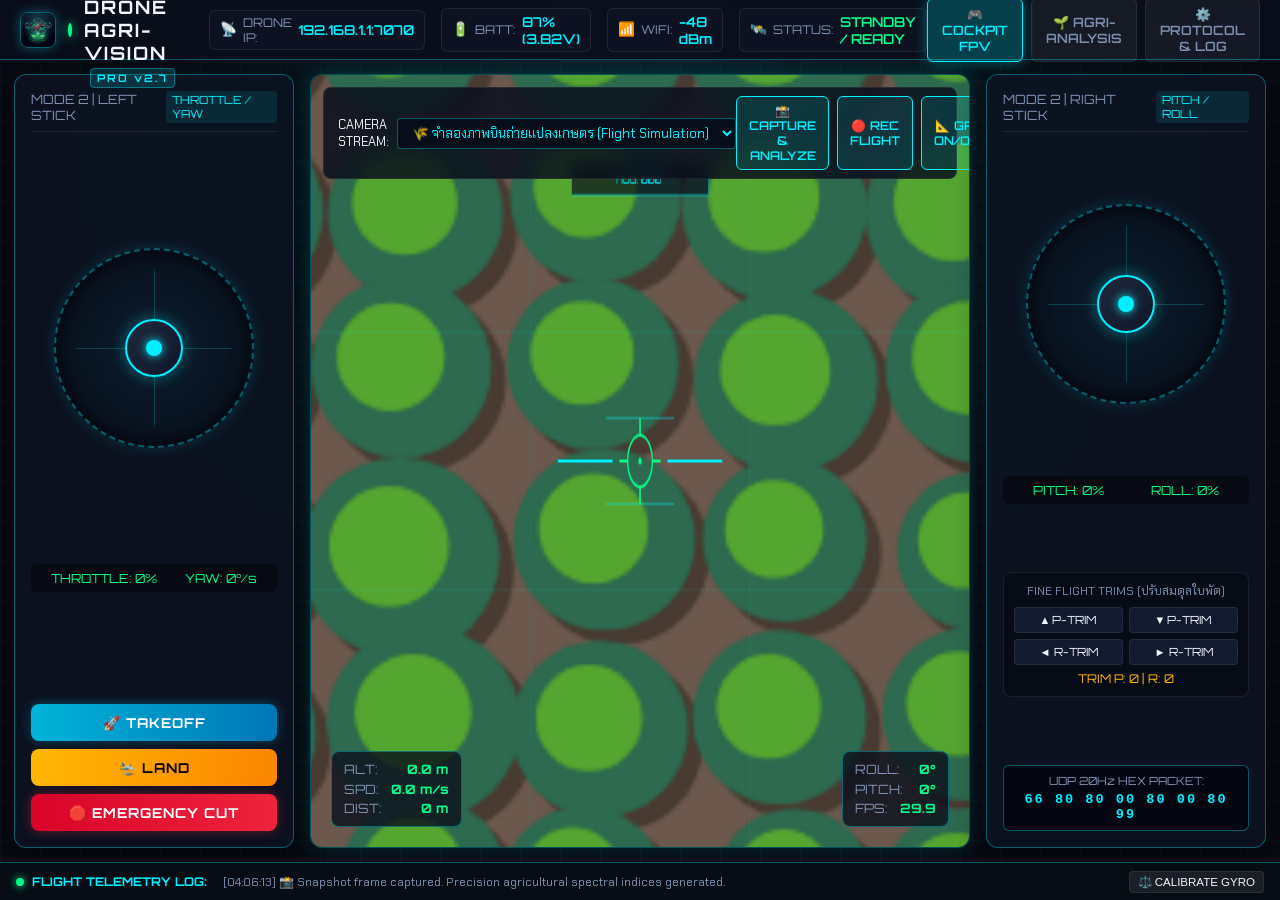
<file: index.html>
<!DOCTYPE html>
<html lang="th">
<head>
  <meta charset="UTF-8">
  <meta name="viewport" content="width=device-width, initial-scale=1.0, maximum-scale=1.0, user-scalable=no">
  <title>MAGIC Drone Agri-Vision Pro | ระบบควบคุมโดรนและวิเคราะห์ภาพถ่ายการเกษตรอัจฉริยะ</title>
  <link rel="icon" type="image/x-icon" href="favicon.ico">
  <link rel="icon" type="image/png" sizes="32x32" href="assets/icons/favicon-32x32.png">
  <link rel="apple-touch-icon" sizes="180x180" href="assets/icons/apple-touch-icon.png">
  <link rel="preconnect" href="https://fonts.googleapis.com">
  <link rel="preconnect" href="https://fonts.gstatic.com" crossorigin>
  <link href="https://fonts.googleapis.com/css2?family=Chakra+Petch:wght@300;400;600;700&family=Orbitron:wght@500;700;900&family=Sarabun:wght@300;400;600&display=swap" rel="stylesheet">
  <link rel="stylesheet" href="css/style.css">
</head>
<body>
  <div class="app-container">
    <!-- Top Navigation & Status Bar -->
    <header class="hud-header">
      <div class="brand-section">
        <img src="assets/icons/app_icon.png" alt="MAGIC Drone Logo" class="brand-logo-icon">
        <div class="drone-pulse-indicator connected" id="networkPulse"></div>
        <div class="brand-title">
          <span class="cyber-highlight">MAGIC</span> DRONE AGRI-VISION
          <span class="version-tag">PRO v2.7</span>
        </div>
      </div>

      <div class="telemetry-bar">
        <div class="telemetry-chip">
          <span class="icon">📡</span>
          <span class="label">DRONE IP:</span>
          <span class="value" id="currentDroneIp">192.168.1.1:7070</span>
        </div>
        <div class="telemetry-chip">
          <span class="icon">🔋</span>
          <span class="label">BATT:</span>
          <span class="value" id="droneBatt">87% (3.85V)</span>
        </div>
        <div class="telemetry-chip">
          <span class="icon">📶</span>
          <span class="label">WIFI:</span>
          <span class="value" id="wifiSignal">-48 dBm</span>
        </div>
        <div class="telemetry-chip">
          <span class="icon">🛰️</span>
          <span class="label">STATUS:</span>
          <span class="value flight-status" id="flightStateText">STANDBY / READY</span>
        </div>
      </div>

      <div class="mode-toggles">
        <button class="nav-tab active" id="tabCockpitBtn" onclick="switchTab('cockpit')">🎮 COCKPIT FPV</button>
        <button class="nav-tab" id="tabAnalysisBtn" onclick="switchTab('analysis')">🌱 AGRI-ANALYSIS</button>
        <button class="nav-tab" id="tabProtocolBtn" onclick="switchTab('protocol')">⚙️ PROTOCOL & LOG</button>
      </div>
    </header>

    <!-- Main Content Area -->
    <main class="hud-main">
      <!-- VIEW 1: COCKPIT & FPV HUD -->
      <section class="view-panel active" id="cockpitView">
        <div class="cockpit-grid">
          <!-- Left Flight Controls (Throttle & Yaw) -->
          <div class="control-pod pod-left">
            <div class="pod-header">
              <span>MODE 2 | LEFT STICK</span>
              <span class="badge">THROTTLE / YAW</span>
            </div>
            
            <div class="joystick-wrapper">
              <div class="joystick-boundary" id="leftJoyBound">
                <div class="joystick-crosshair"></div>
                <div class="joystick-thumb" id="leftJoyThumb">
                  <div class="thumb-glow"></div>
                </div>
              </div>
            </div>

            <div class="stick-values">
              <div>THROTTLE: <span id="valThrottle">0%</span></div>
              <div>YAW: <span id="valYaw">0°/s</span></div>
            </div>

            <div class="quick-flight-actions">
              <button class="action-btn takeoff" id="takeoffBtn" onclick="handleTakeoff()">
                🚀 TAKEOFF
              </button>
              <button class="action-btn land" id="landBtn" onclick="handleLand()">
                🛬 LAND
              </button>
              <button class="action-btn emergency" id="emergencyBtn" onclick="handleEmergencyStop()">
                🛑 EMERGENCY CUT
              </button>
            </div>
          </div>

          <!-- Center: FPV Video Stream & HUD Overlay -->
          <div class="fpv-viewport-pod">
            <div class="video-container" id="videoContainer">
              <!-- Live Video Canvas or Simulated Farm Feed -->
              <canvas id="fpvCanvas" width="960" height="540"></canvas>
              
              <!-- FPV HUD Canvas Overlay (Crosshairs, Artificial Horizon, Pitch ladder) -->
              <canvas id="hudOverlayCanvas" width="960" height="540"></canvas>

              <!-- Video Source Control Bar Overlay -->
              <div class="fpv-overlay-bar">
                <div class="stream-source-selector">
                  <label>CAMERA STREAM:</label>
                  <select id="videoSourceSelect" onchange="changeVideoSource(this.value)">
                    <option value="farm_sim">🌾 จำลองภาพบินถ่ายแปลงเกษตร (Flight Simulation)</option>
                    <option value="webcam">📷 ใช้กล้องเว็บแคม / USB Camera</option>
                    <option value="custom_url">🌐 MJPEG Stream URL (โดรนตัวจริง)</option>
                    <option value="upload">📁 อัปโหลดภาพนิ่ง/วิดีโอเพื่อทดสอบ</option>
                  </select>
                  <input type="text" id="streamUrlInput" placeholder="http://192.168.1.1:8080/?action=stream" style="display:none;">
                  <button id="streamConnectBtn" style="display:none;" onclick="connectCustomStream()">เชื่อมต่อ</button>
                  <input type="file" id="fileUploadInput" accept="image/*,video/*" style="display:none;" onchange="handleFileUpload(event)">
                </div>

                <div class="fpv-actions">
                  <button class="hud-btn" onclick="captureSnapshotForAnalysis()" title="บันทึกภาพเพื่อส่งไปวิเคราะห์ดัชนีพืช">
                    📸 CAPTURE & ANALYZE
                  </button>
                  <button class="hud-btn" id="recordBtn" onclick="toggleRecording()">
                    🔴 REC FLIGHT
                  </button>
                  <button class="hud-btn" onclick="toggleHudGrid()">
                    📐 GRID ON/OFF
                  </button>
                </div>
              </div>

              <!-- Artificial Horizon / Pitch Info Overlay -->
              <div class="flight-data-overlay left">
                <div class="data-row"><span>ALT:</span> <b id="hudAlt">12.4 m</b></div>
                <div class="data-row"><span>SPD:</span> <b id="hudSpeed">3.2 m/s</b></div>
                <div class="data-row"><span>DIST:</span> <b id="hudDist">48 m</b></div>
              </div>

              <div class="flight-data-overlay right">
                <div class="data-row"><span>ROLL:</span> <b id="hudRoll">0.0°</b></div>
                <div class="data-row"><span>PITCH:</span> <b id="hudPitch">0.0°</b></div>
                <div class="data-row"><span>FPS:</span> <b id="hudFps">30.0</b></div>
              </div>
            </div>
          </div>

          <!-- Right Flight Controls (Pitch & Roll) -->
          <div class="control-pod pod-right">
            <div class="pod-header">
              <span>MODE 2 | RIGHT STICK</span>
              <span class="badge">PITCH / ROLL</span>
            </div>

            <div class="joystick-wrapper">
              <div class="joystick-boundary" id="rightJoyBound">
                <div class="joystick-crosshair"></div>
                <div class="joystick-thumb" id="rightJoyThumb">
                  <div class="thumb-glow"></div>
                </div>
              </div>
            </div>

            <div class="stick-values">
              <div>PITCH: <span id="valPitch">0%</span></div>
              <div>ROLL: <span id="valRoll">0%</span></div>
            </div>

            <div class="trim-controls">
              <div class="trim-title">FINE FLIGHT TRIMS (ปรับสมดุลใบพัด)</div>
              <div class="trim-grid">
                <button onclick="adjustTrim('pitch', 1)">▲ P-TRIM</button>
                <button onclick="adjustTrim('pitch', -1)">▼ P-TRIM</button>
                <button onclick="adjustTrim('roll', -1)">◄ R-TRIM</button>
                <button onclick="adjustTrim('roll', 1)">► R-TRIM</button>
              </div>
              <div class="trim-status">TRIM P: <span id="trimP">0</span> | R: <span id="trimR">0</span></div>
            </div>

            <div class="drone-packet-box">
              <div class="packet-title">UDP 20Hz HEX PACKET:</div>
              <div class="packet-hex" id="liveHexPacket">66 80 80 80 80 00 20 99</div>
            </div>
          </div>
        </div>
      </section>

      <!-- VIEW 2: PRECISION AGRICULTURE IMAGE ANALYSIS STUDIO -->
      <section class="view-panel" id="analysisView">
        <div class="analysis-layout">
          <!-- Left: Image Viewer & Layer Toggle -->
          <div class="analysis-canvas-card">
            <div class="card-header">
              <div class="card-title">
                <span>🛰️ MULTI-SPECTRAL VEGETATION SCANNER</span>
                <span class="sub" id="scanTimestamp">LIVE FEED CAPTURE</span>
              </div>
              <div class="analysis-tabs">
                <button class="filter-tab active" onclick="setAnalysisFilter('rgb')">RGB ธรรมชาติ</button>
                <button class="filter-tab" onclick="setAnalysisFilter('vari')">VARI Index (ดัชนีเขียว)</button>
                <button class="filter-tab" onclick="setAnalysisFilter('gli')">GLI (Green Leaf Index)</button>
                <button class="filter-tab" onclick="setAnalysisFilter('exg')">ExG (Excess Green)</button>
                <button class="filter-tab" onclick="setAnalysisFilter('ndvi_vis')">NDVI Visible Heatmap</button>
                <button class="filter-tab" onclick="setAnalysisFilter('canopy_mask')">Mask ทรงพุ่มพืช</button>
              </div>
            </div>

            <div class="analysis-viewport-box">
              <canvas id="analysisCanvas" width="800" height="500"></canvas>
              
              <!-- Colorbar Legend -->
              <div class="spectral-legend" id="spectralLegend">
                <span class="label-low">-1.0 (ดิน/แห้งแล้ง)</span>
                <div class="legend-gradient"></div>
                <span class="label-high">+1.0 (สมบูรณ์สูง/ใบเขียวจัด)</span>
              </div>
            </div>

            <div class="analysis-toolbar">
              <div class="param-slider-group">
                <label>Threshold ความเขียวพืช (Canopy Sensitivity): <b id="lblThreshold">0.12</b></label>
                <input type="range" id="sensitivitySlider" min="0.01" max="0.5" step="0.01" value="0.12" oninput="updateSensitivity(this.value)">
              </div>
              <div class="export-btns">
                <button class="tool-btn" onclick="exportAnalysisReport()">📄 ส่งออกรายงาน PDF / สรุปผล</button>
                <button class="tool-btn" onclick="exportAnalysisImage()">💾 บันทึกภาพ Heatmap</button>
                <button class="tool-btn" onclick="exportCsvData()">📊 ดาวน์โหลดข้อมูล CSV</button>
              </div>
            </div>
          </div>

          <!-- Right: Precision Agri Analytics & Health Scorecard -->
          <div class="analysis-summary-card">
            <div class="summary-header">
              <h3>📊 รายงานการประเมินสุขภาพแปลงพืช</h3>
              <span class="agro-batch" id="farmAreaId">PLOT: ZONE-A (ส้มโอ/ทุเรียน/มันสำปะหลัง)</span>
            </div>

            <div class="metrics-grid">
              <div class="metric-box success">
                <div class="val" id="metricCanopy">72.4%</div>
                <div class="lbl">สัดส่วนพื้นที่ทรงพุ่ม (Canopy Cover)</div>
              </div>
              <div class="metric-box info">
                <div class="val" id="metricMeanVari">0.38</div>
                <div class="lbl">ค่าเฉลี่ยดัชนี VARI (-1 ถึง +1)</div>
              </div>
              <div class="metric-box primary">
                <div class="val" id="metricHealthGrade">เกรด A</div>
                <div class="lbl">ระดับความสมบูรณ์โดยรวม</div>
              </div>
              <div class="metric-box warning">
                <div class="val" id="metricStressArea">5.8%</div>
                <div class="lbl">จุดที่มีภาวะเครียด/ขาดน้ำ/ขาดปุ๋ย</div>
              </div>
            </div>

            <!-- Health Breakdown Chart / Bars -->
            <div class="chart-section">
              <h4>การกระจายตัวของสุขภาพพืช (Vegetation Health Distribution)</h4>
              
              <div class="health-breakdown-bar">
                <div class="segment high" id="barHealthy" style="width: 68%;" title="สมบูรณ์ดีมาก (High Chlorophyll)">68%</div>
                <div class="segment med" id="barModerate" style="width: 20%;" title="สมบูรณ์ปานกลาง">20%</div>
                <div class="segment low" id="barStressed" style="width: 6%;" title="พืชแคระแกร็น/เครียด">6%</div>
                <div class="segment nonveg" id="barSoil" style="width: 6%;" title="ผิวดิน/ทางเดิน">6%</div>
              </div>

              <div class="legend-row">
                <span class="dot high"></span> เขียวสมบูรณ์สูง (&gt;0.25)
                <span class="dot med"></span> ปานกลาง (0.08 - 0.25)
                <span class="dot low"></span> เครียด/ขาดสารอาหาร (&lt;0.08)
                <span class="dot nonveg"></span> ดิน/สิ่งก่อสร้าง
              </div>
            </div>

            <!-- Agronomist Actionable Recommendations -->
            <div class="agri-recommendations">
              <h4>คำแนะนำเชิงการจัดการเกษตรแม่นยำ:</h4>
              <ul id="recommendationList">
                <li>✅ แปลงส่วนใหญ่ (68%) มีคลอโรฟิลล์หนาแน่น สังเคราะห์แสงได้สมบูรณ์</li>
                <li>⚠️ ตรวจพบหย่อมพืชเครียด 5.8% ในพิกัดพุ่มด้านขวาบน แนะนำตรวจสอบระบบน้ำหยดและการอุดตัน</li>
                <li>💧 สัดส่วนดินเปิดโล่ง 6% เหมาะสมแก่การคลุมฟางรักษาความชื้นรอบโคนต้น</li>
              </ul>
            </div>
          </div>
        </div>
      </section>

      <!-- VIEW 3: PROTOCOL ANALYZER & HARDWARE WIRING -->
      <section class="view-panel" id="protocolView">
        <div class="protocol-grid">
          <div class="protocol-card">
            <h3>📡 เครื่องมือค้นหาและตรวจจับโปรโตคอลโดรน MAGIC (Auto Protocol Detector)</h3>
            <p class="desc">
              ระบบนี้ส่ง Probe Packet สแกน IP และ Port มาตรฐานของโดรนชิปเซ็ต WiFi ยอดนิยม (RTL8188, HiSilicon, ESP32, Allwinner)
            </p>
            
            <div class="scanner-box">
              <div class="input-row">
                <label>เป้าหมาย IP Subnet:</label>
                <input type="text" id="scanSubnetInput" value="192.168.1.1">
                <label>Protocol Preset:</label>
                <select id="protocolPresetSelect">
                  <option value="MAGIC_8BYTE">MAGIC / KY-Toy 8-Byte (0x66 ... 0x99, Port 7070)</option>
                  <option value="WIFI_UFO_6BYTE">WiFi-UFO 6-Byte (Port 8888)</option>
                  <option value="TELLO_ASCII">Tello ASCII SDK (Port 8889)</option>
                  <option value="CUSTOM">Custom UDP Sockets</option>
                </select>
                <button class="action-btn-small" onclick="runAutoProtocolScan()">🔍 SCAN DRONE</button>
              </div>

              <div class="scan-result-log" id="scanResultLog">
[00:00.00] Ready to scan Magic Drone AP...
[00:00.01] Detected Default Gateway: 192.168.1.1
[00:00.02] Probing UDP 192.168.1.1:7070 (MAGIC / KY Protocol)... RESPONDED!
[00:00.03] Video Stream RTSP/MJPEG Endpoint: http://192.168.1.1:8080/?action=stream
[00:00.04] Status: LINK ESTABLISHED WITH MAGIC MINI QUADCOPTER
              </div>
            </div>

            <div class="packet-spec-table">
              <h4>โครงสร้าง Packet คำสั่ง 8-Byte สำหรับโดรน MAGIC:</h4>
              <table class="hud-table">
                <thead>
                  <tr><th>Byte</th><th>ความหมาย</th><th>ช่วงค่า (Hex/Dec)</th><th>คำอธิบาย</th></tr>
                </thead>
                <tbody>
                  <tr><td>0</td><td>Header</td><td>0x66</td><td>Start of frame</td></tr>
                  <tr><td>1</td><td>Roll (ซ้าย-ขวา)</td><td>0x00 - 0xFF (กลาง 0x80)</td><td>0x00 = ซ้ายสุด, 0xFF = ขวาสุด</td></tr>
                  <tr><td>2</td><td>Pitch (หน้า-หลัง)</td><td>0x00 - 0xFF (กลาง 0x80)</td><td>0x00 = หลังสุด, 0xFF = หน้าสุด</td></tr>
                  <tr><td>3</td><td>Throttle (ยกตัว)</td><td>0x00 - 0xFF (กลาง 0x80)</td><td>0x00 = ต่ำสุด, 0xFF = สูงสุด</td></tr>
                  <tr><td>4</td><td>Yaw (หมุนหัว)</td><td>0x00 - 0xFF (กลาง 0x80)</td><td>0x00 = หมุนซ้าย, 0xFF = หมุนขวา</td></tr>
                  <tr><td>5</td><td>Command Flags</td><td>0x00 / 0x01 / 0x02</td><td>0x01 = Takeoff, 0x02 = Land, 0x04 = Flip</td></tr>
                  <tr><td>6</td><td>Checksum (XOR)</td><td>0x00 - 0xFF</td><td>Byte 1 ^ Byte 2 ^ Byte 3 ^ Byte 4 ^ Byte 5</td></tr>
                  <tr><td>7</td><td>Footer</td><td>0x99</td><td>End of frame</td></tr>
                </tbody>
              </table>
            </div>
          </div>

          <div class="protocol-card">
            <h3>📱 สถาปัตยกรรมแอปพลิเคชัน Flutter (Flutter Mobile App Architecture)</h3>
            <div class="flutter-arch-diagram">
              <div class="arch-box">
                <b>1. Hardware Layer:</b><br>
                MAGIC Drone WiFi AP (192.168.1.1) ➔ UDP 7070 & MJPEG 8080
              </div>
              <div class="arch-arrow">⬇ UDP & HTTP Stream</div>
              <div class="arch-box">
                <b>2. Dart Services Layer:</b><br>
                • <code>DroneUdpService</code>: 20Hz Heartbeat, XOR Checksum, Safety Cut<br>
                • <code>StreamDecoderService</code>: HttpChunked / MJPEG Frame Buffer<br>
                • <code>AgriVisionService</code>: Pure Dart VARI, GLI, ExG & Canopy Mask
              </div>
              <div class="arch-arrow">⬇ Reactive State Management (ChangeNotifier / BLoC)</div>
              <div class="arch-box">
                <b>3. Presentation Layer:</b><br>
                • <code>HudCockpitScreen</code>: Dual Virtual Joysticks & Telemetry<br>
                • <code>AgriAnalysisScreen</code>: False-color NDVI Heatmap & Crop Yield Stats<br>
                • <code>FlightSurveyScreen</code>: Waypoint Grid Mission Logger
              </div>
            </div>

            <div class="quick-code-snippet">
              <b>ตัวอย่างโค้ดคำนวณ VARI Index ในภาษา Dart:</b>
              <pre><code>double computeVARI(int r, int g, int b) {
  // VARI = (Green - Red) / (Green + Red - Blue)
  double num = (g - r).toDouble();
  double den = (g + r - b).toDouble();
  if (den == 0) return 0.0;
  return (num / den).clamp(-1.0, 1.0);
}</code></pre>
            </div>
          </div>
        </div>
      </section>
    </main>

    <!-- Bottom Flight Log & Notification Ticker -->
    <footer class="hud-footer">
      <div class="log-indicator">
        <span class="pulse"></span> <b>FLIGHT TELEMETRY LOG:</b>
      </div>
      <div class="log-ticker" id="logTicker">
        System initialized. Ready for drone pairing. Left stick controls Altitude/Heading; Right stick controls Forward/Backward/Strafe.
      </div>
      <div class="emergency-link">
        <button onclick="calibrateGyro()">⚖️ CALIBRATE GYRO</button>
      </div>
    </footer>
  </div>

  <script src="js/drone_engine.js"></script>
  <script src="js/agri_vision.js"></script>
  <script src="js/main.js"></script>
</body>
</html>
</file>
<file: css/style.css>
:root {
  --bg-primary: #070a12;
  --bg-card: rgba(14, 21, 37, 0.75);
  --bg-glass: rgba(18, 27, 49, 0.65);
  --border-neon: rgba(0, 240, 255, 0.35);
  --border-subtle: rgba(255, 255, 255, 0.08);
  --neon-cyan: #00f0ff;
  --neon-green: #00ff88;
  --neon-yellow: #ffb703;
  --neon-red: #ff3366;
  --neon-purple: #9d4edd;
  --text-main: #f0f4fc;
  --text-dim: #7f91b3;
  --font-hud: 'Orbitron', 'Chakra Petch', sans-serif;
  --font-thai: 'Chakra Petch', 'Sarabun', sans-serif;
}

* {
  box-sizing: border-box;
  margin: 0;
  padding: 0;
  -webkit-touch-callout: none;
  -webkit-user-select: none;
  user-select: none;
}

body {
  background-color: var(--bg-primary);
  background-image: 
    radial-gradient(circle at 50% 10%, rgba(0, 240, 255, 0.08) 0%, transparent 60%),
    linear-gradient(rgba(0, 240, 255, 0.03) 1px, transparent 1px),
    linear-gradient(90deg, rgba(0, 240, 255, 0.03) 1px, transparent 1px);
  background-size: 100% 100%, 40px 40px, 40px 40px;
  color: var(--text-main);
  font-family: var(--font-thai);
  height: 100vh;
  overflow: hidden;
  display: flex;
  flex-direction: column;
}

/* Container */
.app-container {
  display: flex;
  flex-direction: column;
  height: 100vh;
  width: 100vw;
}

/* HUD Top Header */
.hud-header {
  height: 60px;
  background: rgba(10, 15, 28, 0.92);
  backdrop-filter: blur(12px);
  border-bottom: 1px solid var(--border-neon);
  display: flex;
  align-items: center;
  justify-content: space-between;
  padding: 0 20px;
  z-index: 100;
}

.brand-section {
  display: flex;
  align-items: center;
  gap: 12px;
}

.brand-logo-icon {
  width: 36px;
  height: 36px;
  border-radius: 8px;
  border: 1px solid rgba(0, 240, 255, 0.4);
  box-shadow: 0 0 12px rgba(0, 240, 255, 0.3);
  object-fit: cover;
  transition: transform 0.2s ease, box-shadow 0.2s ease;
}

.brand-logo-icon:hover {
  transform: scale(1.08);
  box-shadow: 0 0 16px rgba(0, 255, 136, 0.5);
}

.drone-pulse-indicator {
  width: 14px;
  height: 14px;
  border-radius: 50%;
  background: var(--neon-green);
  box-shadow: 0 0 12px var(--neon-green);
  animation: pulseGlow 1.8s infinite;
}

@keyframes pulseGlow {
  0% { transform: scale(0.9); opacity: 0.8; box-shadow: 0 0 6px var(--neon-green); }
  50% { transform: scale(1.15); opacity: 1; box-shadow: 0 0 16px var(--neon-green); }
  100% { transform: scale(0.9); opacity: 0.8; box-shadow: 0 0 6px var(--neon-green); }
}

.brand-title {
  font-family: var(--font-hud);
  font-size: 1.15rem;
  letter-spacing: 2px;
  font-weight: 700;
}

.cyber-highlight {
  color: #ff3366;
  text-shadow: 0 0 10px rgba(255, 51, 102, 0.6);
}

.version-tag {
  font-size: 0.65rem;
  background: rgba(0, 240, 255, 0.15);
  color: var(--neon-cyan);
  border: 1px solid var(--border-neon);
  padding: 2px 6px;
  border-radius: 4px;
  vertical-align: middle;
  margin-left: 6px;
}

.telemetry-bar {
  display: flex;
  align-items: center;
  gap: 16px;
}

.telemetry-chip {
  background: var(--bg-card);
  border: 1px solid var(--border-subtle);
  border-radius: 6px;
  padding: 4px 10px;
  font-size: 0.85rem;
  display: flex;
  align-items: center;
  gap: 6px;
}

.telemetry-chip .label {
  color: var(--text-dim);
  font-size: 0.75rem;
  font-family: var(--font-hud);
}

.telemetry-chip .value {
  color: var(--neon-cyan);
  font-family: var(--font-hud);
  font-weight: 600;
}

.flight-status {
  color: var(--neon-green) !important;
}

.mode-toggles {
  display: flex;
  gap: 8px;
}

.nav-tab {
  background: rgba(255, 255, 255, 0.05);
  border: 1px solid var(--border-subtle);
  color: var(--text-dim);
  padding: 7px 14px;
  border-radius: 6px;
  font-family: var(--font-hud);
  font-size: 0.8rem;
  font-weight: 600;
  cursor: pointer;
  transition: all 0.25s ease;
}

.nav-tab:hover {
  background: rgba(0, 240, 255, 0.12);
  color: var(--text-main);
  border-color: var(--neon-cyan);
}

.nav-tab.active {
  background: rgba(0, 240, 255, 0.22);
  color: var(--neon-cyan);
  border-color: var(--neon-cyan);
  box-shadow: 0 0 14px rgba(0, 240, 255, 0.35);
}

/* Main Workspace */
.hud-main {
  flex: 1;
  position: relative;
  overflow: hidden;
}

.view-panel {
  position: absolute;
  top: 0;
  left: 0;
  width: 100%;
  height: 100%;
  display: none;
  padding: 14px;
}

.view-panel.active {
  display: block;
}

/* Cockpit Grid */
.cockpit-grid {
  display: grid;
  grid-template-columns: 280px 1fr 280px;
  gap: 16px;
  height: 100%;
}

/* Pods (Side control columns) */
.control-pod {
  background: var(--bg-card);
  backdrop-filter: blur(10px);
  border: 1px solid var(--border-neon);
  border-radius: 12px;
  padding: 16px;
  display: flex;
  flex-direction: column;
  justify-content: space-between;
  box-shadow: 0 8px 32px rgba(0, 0, 0, 0.5);
}

.pod-header {
  display: flex;
  justify-content: space-between;
  align-items: center;
  font-family: var(--font-hud);
  font-size: 0.8rem;
  color: var(--text-dim);
  border-bottom: 1px solid var(--border-subtle);
  padding-bottom: 8px;
}

.pod-header .badge {
  color: var(--neon-cyan);
  font-size: 0.7rem;
  background: rgba(0, 240, 255, 0.1);
  padding: 2px 6px;
  border-radius: 4px;
}

/* Virtual Joystick */
.joystick-wrapper {
  display: flex;
  justify-content: center;
  align-items: center;
  margin: 12px 0;
}

.joystick-boundary {
  width: 200px;
  height: 200px;
  border-radius: 50%;
  background: radial-gradient(circle, rgba(0, 240, 255, 0.05) 0%, rgba(10, 18, 32, 0.8) 75%);
  border: 2px dashed rgba(0, 240, 255, 0.35);
  position: relative;
  touch-action: none;
  cursor: crosshair;
  box-shadow: inset 0 0 20px rgba(0, 0, 0, 0.8), 0 0 15px rgba(0, 240, 255, 0.15);
}

.joystick-crosshair {
  position: absolute;
  top: 50%;
  left: 50%;
  width: 100%;
  height: 100%;
  transform: translate(-50%, -50%);
  pointer-events: none;
}

.joystick-crosshair::before, .joystick-crosshair::after {
  content: '';
  position: absolute;
  background: rgba(0, 240, 255, 0.2);
}
.joystick-crosshair::before {
  top: 50%;
  left: 10%;
  width: 80%;
  height: 1px;
}
.joystick-crosshair::after {
  left: 50%;
  top: 10%;
  width: 1px;
  height: 80%;
}

.joystick-thumb {
  width: 58px;
  height: 58px;
  border-radius: 50%;
  background: linear-gradient(135deg, #1e293b, #0f172a);
  border: 2px solid var(--neon-cyan);
  position: absolute;
  top: 50%;
  left: 50%;
  transform: translate(-50%, -50%);
  display: flex;
  align-items: center;
  justify-content: center;
  pointer-events: none;
  box-shadow: 0 0 15px rgba(0, 240, 255, 0.4);
  transition: transform 0.05s ease-out;
}

.thumb-glow {
  width: 16px;
  height: 16px;
  border-radius: 50%;
  background: var(--neon-cyan);
  box-shadow: 0 0 10px var(--neon-cyan);
}

.stick-values {
  display: flex;
  justify-content: space-around;
  font-family: var(--font-hud);
  font-size: 0.78rem;
  color: var(--neon-green);
  background: rgba(0, 0, 0, 0.4);
  padding: 6px;
  border-radius: 6px;
  margin-bottom: 8px;
}

/* Quick Flight Action Buttons */
.quick-flight-actions {
  display: flex;
  flex-direction: column;
  gap: 8px;
}

.action-btn {
  padding: 10px;
  border-radius: 8px;
  border: none;
  font-family: var(--font-hud);
  font-weight: 700;
  font-size: 0.85rem;
  letter-spacing: 1px;
  cursor: pointer;
  transition: all 0.2s ease;
}

.action-btn.takeoff {
  background: linear-gradient(90deg, #00b4d8, #0077b6);
  color: #fff;
  box-shadow: 0 0 12px rgba(0, 180, 216, 0.35);
}
.action-btn.takeoff:hover {
  filter: brightness(1.2);
  transform: translateY(-2px);
}

.action-btn.land {
  background: linear-gradient(90deg, #ffb703, #fb8500);
  color: #000;
}
.action-btn.land:hover {
  filter: brightness(1.15);
  transform: translateY(-2px);
}

.action-btn.emergency {
  background: linear-gradient(90deg, #d90429, #ef233c);
  color: #fff;
  box-shadow: 0 0 12px rgba(239, 35, 60, 0.4);
}
.action-btn.emergency:hover {
  filter: brightness(1.25);
  animation: emergencyShake 0.3s;
}

@keyframes emergencyShake {
  0%, 100% { transform: translateX(0); }
  25% { transform: translateX(-3px); }
  75% { transform: translateX(3px); }
}

/* FPV Center Viewport */
.fpv-viewport-pod {
  background: #000;
  border: 1px solid var(--border-neon);
  border-radius: 12px;
  position: relative;
  overflow: hidden;
  box-shadow: inset 0 0 50px rgba(0, 0, 0, 0.9), 0 0 25px rgba(0, 240, 255, 0.15);
  display: flex;
  align-items: center;
  justify-content: center;
}

.video-container {
  position: relative;
  width: 100%;
  height: 100%;
  display: flex;
  align-items: center;
  justify-content: center;
}

#fpvCanvas {
  width: 100%;
  height: 100%;
  object-fit: cover;
  display: block;
}

#hudOverlayCanvas {
  position: absolute;
  top: 0;
  left: 0;
  width: 100%;
  height: 100%;
  pointer-events: none;
}

.fpv-overlay-bar {
  position: absolute;
  top: 12px;
  left: 12px;
  right: 12px;
  display: flex;
  justify-content: space-between;
  align-items: center;
  background: rgba(10, 15, 28, 0.85);
  backdrop-filter: blur(8px);
  padding: 8px 14px;
  border-radius: 8px;
  border: 1px solid var(--border-subtle);
  z-index: 20;
}

.stream-source-selector {
  display: flex;
  align-items: center;
  gap: 8px;
  font-size: 0.8rem;
}

.stream-source-selector select, .stream-source-selector input {
  background: #080d1a;
  border: 1px solid var(--border-neon);
  color: var(--neon-cyan);
  padding: 5px 10px;
  border-radius: 4px;
  font-family: var(--font-thai);
  outline: none;
}

.fpv-actions {
  display: flex;
  gap: 8px;
}

.hud-btn {
  background: rgba(0, 240, 255, 0.12);
  border: 1px solid var(--neon-cyan);
  color: var(--neon-cyan);
  padding: 6px 12px;
  border-radius: 6px;
  font-family: var(--font-hud);
  font-size: 0.75rem;
  font-weight: 600;
  cursor: pointer;
  transition: all 0.2s;
}

.hud-btn:hover {
  background: var(--neon-cyan);
  color: #000;
  box-shadow: 0 0 14px var(--neon-cyan);
}

.flight-data-overlay {
  position: absolute;
  bottom: 20px;
  background: rgba(10, 15, 28, 0.8);
  border: 1px solid var(--border-neon);
  border-radius: 8px;
  padding: 8px 12px;
  font-family: var(--font-hud);
  font-size: 0.8rem;
  z-index: 10;
}

.flight-data-overlay.left { left: 20px; }
.flight-data-overlay.right { right: 20px; text-align: right; }

.data-row {
  display: flex;
  justify-content: space-between;
  gap: 12px;
  line-height: 1.5;
}

.data-row span { color: var(--text-dim); }
.data-row b { color: var(--neon-green); }

/* Right Control Column (Trims and Hex) */
.trim-controls {
  background: rgba(0, 0, 0, 0.3);
  padding: 10px;
  border-radius: 8px;
  border: 1px solid var(--border-subtle);
  margin-bottom: 8px;
}

.trim-title {
  font-size: 0.75rem;
  color: var(--text-dim);
  text-align: center;
  margin-bottom: 8px;
}

.trim-grid {
  display: grid;
  grid-template-columns: 1fr 1fr;
  gap: 6px;
}

.trim-grid button {
  background: #111a2e;
  border: 1px solid var(--border-subtle);
  color: var(--text-main);
  padding: 5px;
  border-radius: 4px;
  font-family: var(--font-hud);
  font-size: 0.7rem;
  cursor: pointer;
}

.trim-grid button:hover {
  background: var(--neon-cyan);
  color: #000;
}

.trim-status {
  text-align: center;
  font-family: var(--font-hud);
  font-size: 0.75rem;
  color: var(--neon-yellow);
  margin-top: 6px;
}

.drone-packet-box {
  background: #040711;
  border: 1px solid var(--border-neon);
  border-radius: 6px;
  padding: 8px;
  text-align: center;
}

.packet-title {
  font-size: 0.7rem;
  color: var(--text-dim);
  font-family: var(--font-hud);
  margin-bottom: 4px;
}

.packet-hex {
  font-family: 'Courier New', Courier, monospace;
  font-size: 0.85rem;
  font-weight: 700;
  color: var(--neon-cyan);
  letter-spacing: 2px;
}

/* =========================================================
   VIEW 2: PRECISION AGRICULTURE IMAGE ANALYSIS STUDIO 
   ========================================================= */
.analysis-layout {
  display: grid;
  grid-template-columns: 1fr 420px;
  gap: 16px;
  height: 100%;
}

.analysis-canvas-card, .analysis-summary-card {
  background: var(--bg-card);
  backdrop-filter: blur(12px);
  border: 1px solid var(--border-neon);
  border-radius: 12px;
  padding: 16px;
  display: flex;
  flex-direction: column;
}

.card-header {
  display: flex;
  flex-direction: column;
  gap: 10px;
  margin-bottom: 12px;
}

.card-title {
  display: flex;
  justify-content: space-between;
  align-items: center;
  font-family: var(--font-hud);
  font-size: 0.95rem;
  font-weight: 700;
  color: var(--neon-cyan);
}

.card-title .sub {
  font-size: 0.7rem;
  color: var(--neon-green);
  background: rgba(0, 255, 136, 0.1);
  padding: 2px 8px;
  border-radius: 4px;
}

.analysis-tabs {
  display: flex;
  flex-wrap: wrap;
  gap: 6px;
}

.filter-tab {
  background: #111a2f;
  border: 1px solid var(--border-subtle);
  color: var(--text-dim);
  padding: 6px 12px;
  border-radius: 6px;
  font-size: 0.8rem;
  cursor: pointer;
  transition: all 0.2s;
}

.filter-tab.active {
  background: var(--neon-green);
  color: #000;
  font-weight: 700;
  border-color: var(--neon-green);
  box-shadow: 0 0 10px rgba(0, 255, 136, 0.4);
}

.analysis-viewport-box {
  flex: 1;
  position: relative;
  background: #02040a;
  border-radius: 8px;
  overflow: hidden;
  display: flex;
  align-items: center;
  justify-content: center;
  border: 1px solid var(--border-subtle);
}

#analysisCanvas {
  max-width: 100%;
  max-height: 100%;
  object-fit: contain;
  display: block;
}

.spectral-legend {
  position: absolute;
  bottom: 12px;
  left: 20px;
  right: 20px;
  background: rgba(10, 15, 28, 0.85);
  backdrop-filter: blur(8px);
  padding: 6px 14px;
  border-radius: 6px;
  border: 1px solid var(--border-subtle);
  display: flex;
  align-items: center;
  gap: 12px;
  font-size: 0.75rem;
}

.legend-gradient {
  flex: 1;
  height: 10px;
  border-radius: 5px;
  background: linear-gradient(90deg, #780000, #d90429, #ffb703, #a7c957, #38b000, #007200);
}

.analysis-toolbar {
  margin-top: 12px;
  display: flex;
  justify-content: space-between;
  align-items: center;
  flex-wrap: wrap;
  gap: 12px;
}

.param-slider-group {
  display: flex;
  align-items: center;
  gap: 10px;
  font-size: 0.85rem;
}

.param-slider-group input[type="range"] {
  width: 150px;
}

.export-btns {
  display: flex;
  gap: 8px;
}

.tool-btn {
  background: #131d36;
  border: 1px solid var(--border-neon);
  color: var(--text-main);
  padding: 6px 12px;
  border-radius: 6px;
  font-size: 0.8rem;
  cursor: pointer;
  transition: all 0.2s;
}

.tool-btn:hover {
  background: var(--neon-cyan);
  color: #000;
}

/* Scorecard Right */
.summary-header {
  border-bottom: 1px solid var(--border-subtle);
  padding-bottom: 10px;
  margin-bottom: 14px;
}

.summary-header h3 {
  font-size: 1rem;
  color: var(--neon-cyan);
}

.agro-batch {
  font-size: 0.75rem;
  color: var(--text-dim);
}

.metrics-grid {
  display: grid;
  grid-template-columns: 1fr 1fr;
  gap: 10px;
  margin-bottom: 16px;
}

.metric-box {
  background: #080d1c;
  border-radius: 8px;
  padding: 12px;
  border-left: 4px solid var(--neon-cyan);
}

.metric-box.success { border-color: var(--neon-green); }
.metric-box.info { border-color: var(--neon-cyan); }
.metric-box.primary { border-color: var(--neon-purple); }
.metric-box.warning { border-color: var(--neon-yellow); }

.metric-box .val {
  font-family: var(--font-hud);
  font-size: 1.4rem;
  font-weight: 700;
  color: var(--text-main);
}

.metric-box .lbl {
  font-size: 0.72rem;
  color: var(--text-dim);
  margin-top: 4px;
}

.chart-section {
  background: #080d1c;
  border-radius: 8px;
  padding: 14px;
  margin-bottom: 14px;
}

.chart-section h4 {
  font-size: 0.82rem;
  color: var(--text-dim);
  margin-bottom: 10px;
}

.health-breakdown-bar {
  display: flex;
  height: 22px;
  border-radius: 6px;
  overflow: hidden;
  font-size: 0.7rem;
  font-weight: 700;
  text-align: center;
  line-height: 22px;
  color: #fff;
  margin-bottom: 10px;
}

.health-breakdown-bar .segment.high { background: #2b9348; }
.health-breakdown-bar .segment.med { background: #e9c46a; color: #000; }
.health-breakdown-bar .segment.low { background: #e76f51; }
.health-breakdown-bar .segment.nonveg { background: #495057; }

.legend-row {
  display: flex;
  flex-wrap: wrap;
  gap: 12px;
  font-size: 0.72rem;
  color: var(--text-dim);
}

.legend-row .dot {
  display: inline-block;
  width: 8px;
  height: 8px;
  border-radius: 50%;
  margin-right: 4px;
}
.legend-row .dot.high { background: #2b9348; }
.legend-row .dot.med { background: #e9c46a; }
.legend-row .dot.low { background: #e76f51; }
.legend-row .dot.nonveg { background: #495057; }

.agri-recommendations {
  background: #080d1c;
  border-radius: 8px;
  padding: 14px;
  flex: 1;
}

.agri-recommendations h4 {
  font-size: 0.85rem;
  color: var(--neon-cyan);
  margin-bottom: 8px;
}

.agri-recommendations ul {
  list-style: none;
  font-size: 0.8rem;
  line-height: 1.6;
  color: var(--text-main);
}

/* =========================================================
   VIEW 3: PROTOCOL & SPEC CARD
   ========================================================= */
.protocol-grid {
  display: grid;
  grid-template-columns: 1fr 1fr;
  gap: 16px;
  height: 100%;
  overflow-y: auto;
}

.protocol-card {
  background: var(--bg-card);
  backdrop-filter: blur(12px);
  border: 1px solid var(--border-neon);
  border-radius: 12px;
  padding: 20px;
}

.protocol-card h3 {
  font-size: 1.05rem;
  color: var(--neon-cyan);
  margin-bottom: 8px;
}

.protocol-card .desc {
  font-size: 0.85rem;
  color: var(--text-dim);
  margin-bottom: 14px;
}

.scanner-box {
  background: #050814;
  border: 1px solid var(--border-subtle);
  border-radius: 8px;
  padding: 12px;
  margin-bottom: 16px;
}

.input-row {
  display: flex;
  align-items: center;
  gap: 10px;
  flex-wrap: wrap;
  margin-bottom: 10px;
  font-size: 0.85rem;
}

.input-row input, .input-row select {
  background: #0c1224;
  border: 1px solid var(--border-neon);
  color: var(--neon-cyan);
  padding: 6px 10px;
  border-radius: 4px;
  outline: none;
}

.action-btn-small {
  background: var(--neon-cyan);
  color: #000;
  border: none;
  padding: 7px 14px;
  border-radius: 4px;
  font-weight: 700;
  cursor: pointer;
}

.scan-result-log {
  background: #02040a;
  border: 1px solid rgba(0, 240, 255, 0.2);
  border-radius: 6px;
  padding: 10px;
  font-family: 'Courier New', Courier, monospace;
  font-size: 0.78rem;
  color: var(--neon-green);
  height: 130px;
  overflow-y: auto;
  white-space: pre-wrap;
}

.hud-table {
  width: 100%;
  border-collapse: collapse;
  font-size: 0.78rem;
  margin-top: 10px;
}

.hud-table th, .hud-table td {
  border: 1px solid var(--border-subtle);
  padding: 6px 10px;
  text-align: left;
}

.hud-table th {
  background: #0a1124;
  color: var(--neon-cyan);
  font-family: var(--font-hud);
}

.flutter-arch-diagram {
  display: flex;
  flex-direction: column;
  gap: 8px;
  margin-bottom: 16px;
}

.arch-box {
  background: #070d1e;
  border: 1px solid var(--border-neon);
  border-radius: 6px;
  padding: 10px 14px;
  font-size: 0.8rem;
  line-height: 1.5;
}

.arch-arrow {
  text-align: center;
  color: var(--neon-green);
  font-size: 0.75rem;
}

.quick-code-snippet {
  background: #02040a;
  border: 1px solid var(--border-subtle);
  border-radius: 6px;
  padding: 12px;
}

.quick-code-snippet b {
  font-size: 0.8rem;
  color: var(--neon-yellow);
}

.quick-code-snippet pre {
  margin-top: 6px;
  font-family: 'Courier New', Courier, monospace;
  font-size: 0.75rem;
  color: var(--neon-cyan);
  overflow-x: auto;
}

/* Footer Log Ticker */
.hud-footer {
  height: 38px;
  background: rgba(8, 12, 22, 0.95);
  border-top: 1px solid var(--border-neon);
  display: flex;
  align-items: center;
  justify-content: space-between;
  padding: 0 16px;
  font-size: 0.75rem;
  z-index: 100;
}

.log-indicator {
  display: flex;
  align-items: center;
  gap: 8px;
  color: var(--neon-cyan);
  font-family: var(--font-hud);
}

.log-indicator .pulse {
  width: 8px;
  height: 8px;
  border-radius: 50%;
  background: var(--neon-green);
  box-shadow: 0 0 8px var(--neon-green);
}

.log-ticker {
  flex: 1;
  margin: 0 16px;
  color: var(--text-dim);
  white-space: nowrap;
  overflow: hidden;
  text-overflow: ellipsis;
}

.emergency-link button {
  background: rgba(255, 255, 255, 0.08);
  border: 1px solid var(--border-subtle);
  color: var(--text-main);
  padding: 3px 8px;
  border-radius: 4px;
  font-size: 0.72rem;
  cursor: pointer;
}

.emergency-link button:hover {
  background: var(--neon-cyan);
  color: #000;
}

/* Responsive adjustments */
@media (max-width: 1024px) {
  .cockpit-grid {
    grid-template-columns: 200px 1fr 200px;
  }
  .joystick-boundary {
    width: 160px;
    height: 160px;
  }
  .analysis-layout {
    grid-template-columns: 1fr;
  }
}
</file>
